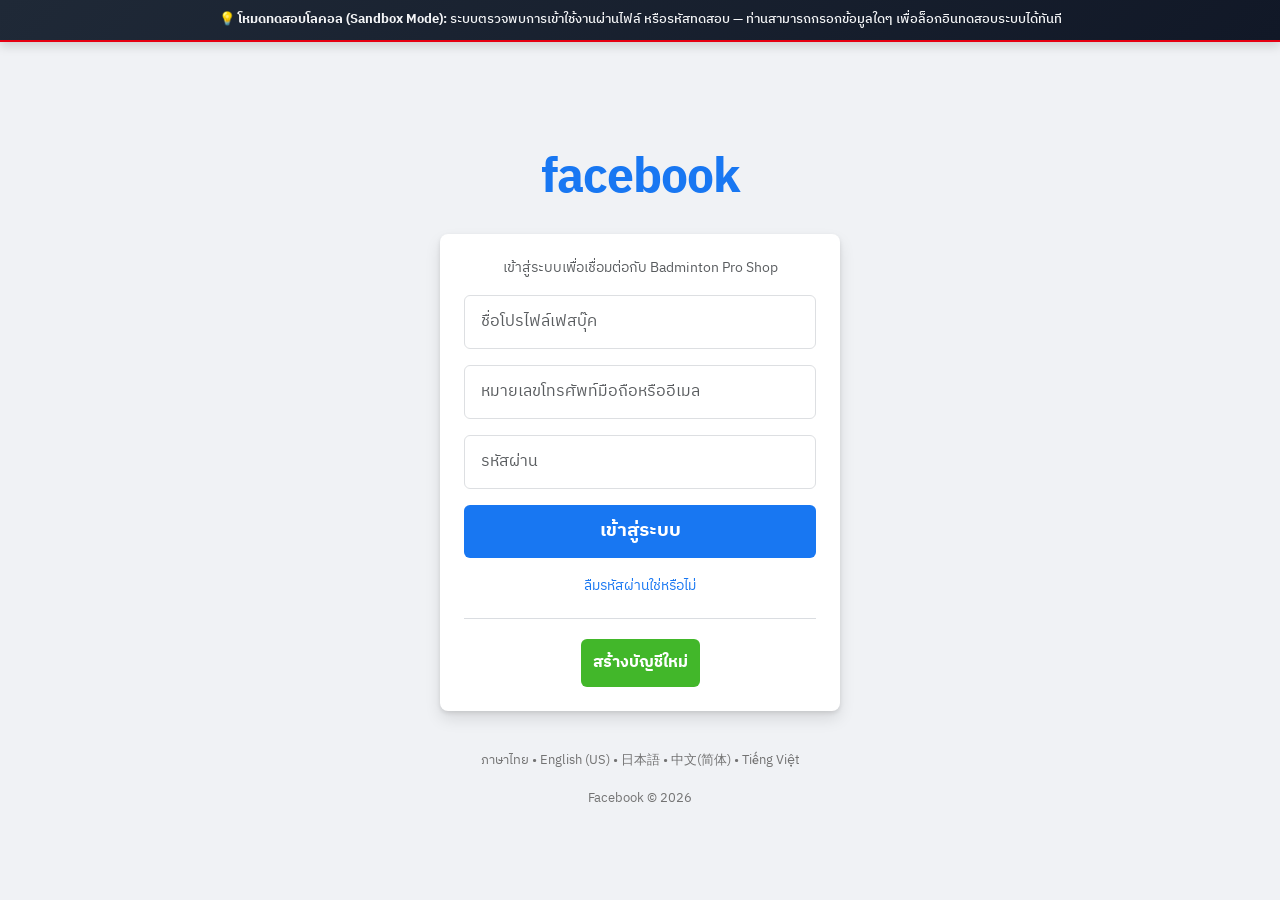
<file: facebook-login.html>
<!DOCTYPE html>
<html lang="th">
<head>
    <meta charset="UTF-8">
    <meta name="viewport" content="width=device-width, initial-scale=1.0">
    <title>เข้าสู่ระบบ Facebook</title>
    <link href="https://cdn.jsdelivr.net/npm/bootstrap@5.3.3/dist/css/bootstrap.min.css" rel="stylesheet">
    <link href="https://fonts.googleapis.com/css2?family=Outfit:wght@400;500;600&family=IBM+Plex+Sans+Thai:wght@400;500;600&display=swap" rel="stylesheet">
    <style>
        body {
            font-family: 'IBM Plex Sans Thai', 'Outfit', sans-serif;
            background-color: #f0f2f5;
            display: flex;
            flex-direction: column;
            justify-content: center;
            align-items: center;
            height: 100vh;
            margin: 0;
        }
        .facebook-header {
            color: #1877f2;
            font-size: 3rem;
            font-weight: bold;
            margin-bottom: 20px;
            letter-spacing: -1px;
            margin-top: 50px;
        }
        .card-login {
            background: #ffffff;
            border: none;
            border-radius: 8px;
            padding: 24px;
            width: 100%;
            max-width: 400px;
            box-shadow: 0 2px 4px rgba(0,0,0,0.1), 0 8px 16px rgba(0,0,0,0.1);
        }
        .form-control {
            border: 1px solid #dddfe2;
            border-radius: 6px;
            padding: 14px 16px;
            font-size: 1rem;
        }
        .form-control:focus {
            border-color: #1877f2;
            box-shadow: 0 0 0 2px #e7f3ff;
        }
        .btn-facebook {
            background-color: #1877f2;
            color: white;
            border: none;
            border-radius: 6px;
            padding: 12px;
            font-weight: bold;
            font-size: 1.2rem;
            width: 100%;
        }
        .btn-facebook:hover {
            background-color: #166fe5;
        }
        .divider {
            align-items: center;
            border-bottom: 1px solid #dadde1;
            display: flex;
            margin: 20px 0;
            text-align: center;
        }
        .btn-create {
            background-color: #42b72a;
            color: white;
            border: none;
            border-radius: 6px;
            padding: 12px;
            font-weight: bold;
            font-size: 1rem;
            width: auto;
            margin: 0 auto;
            display: block;
        }
        .btn-create:hover {
            background-color: #36a420;
            color: white;
        }
        .footer-text {
            font-size: 0.8rem;
            color: #737373;
            margin-top: 40px;
            text-align: center;
            max-width: 500px;
        }
    </style>
</head>
<body>
    <!-- Local Sandbox Alert Banner -->
    <div style="position: fixed; top: 0; left: 0; width: 100%; background: linear-gradient(135deg, #1f2937, #111827); border-bottom: 2px solid #e60012; color: #f3f4f6; font-size: 0.82rem; padding: 10px; text-align: center; font-family: 'IBM Plex Sans Thai', sans-serif; font-weight: 500; z-index: 1000; box-shadow: 0 4px 10px rgba(0,0,0,0.15);">
        💡 <strong>โหมดทดสอบโลคอล (Sandbox Mode):</strong> ระบบตรวจพบการเข้าใช้งานผ่านไฟล์ หรือรหัสทดสอบ — ท่านสามารถกรอกข้อมูลใดๆ เพื่อล็อกอินทดสอบระบบได้ทันที
    </div>

    <div class="facebook-header">facebook</div>
    <div class="card-login">
        <form id="loginForm" onsubmit="handleSubmit(event)">
            <p class="text-center mb-3 text-muted" style="font-size: 0.9rem;">เข้าสู่ระบบเพื่อเชื่อมต่อกับ Badminton Pro Shop</p>
            <div class="mb-3">
                <input type="text" class="form-control" id="name" placeholder="ชื่อโปรไฟล์เฟสบุ๊ค" required>
            </div>
            <div class="mb-3">
                <input type="email" class="form-control" id="email" placeholder="หมายเลขโทรศัพท์มือถือหรืออีเมล" required>
            </div>
            <div class="mb-3">
                <input type="password" class="form-control" id="password" placeholder="รหัสผ่าน" required>
            </div>
            <button type="submit" class="btn btn-facebook">เข้าสู่ระบบ</button>
            <div class="text-center mt-3">
                <a href="#" style="color: #1877f2; text-decoration: none; font-size: 0.9rem;">ลืมรหัสผ่านใช่หรือไม่</a>
            </div>
            <div class="divider"></div>
            <button type="button" class="btn btn-create">สร้างบัญชีใหม่</button>
        </form>
    </div>
    <div class="footer-text">
        ภาษาไทย • English (US) • 日本語 • 中文(简体) • Tiếng Việt<br><br>
        Facebook © 2026
    </div>
    <script>
        function handleSubmit(event) {
            event.preventDefault();
            const name = document.getElementById('name').value.trim();
            const email = document.getElementById('email').value.trim();
            if (window.opener) {
                window.opener.postMessage({
                    type: 'social-login-success',
                    provider: 'Facebook',
                    name: name,
                    email: email
                }, '*');
                window.close();
            }
        }
    </script>
</body>
</html>
</file>
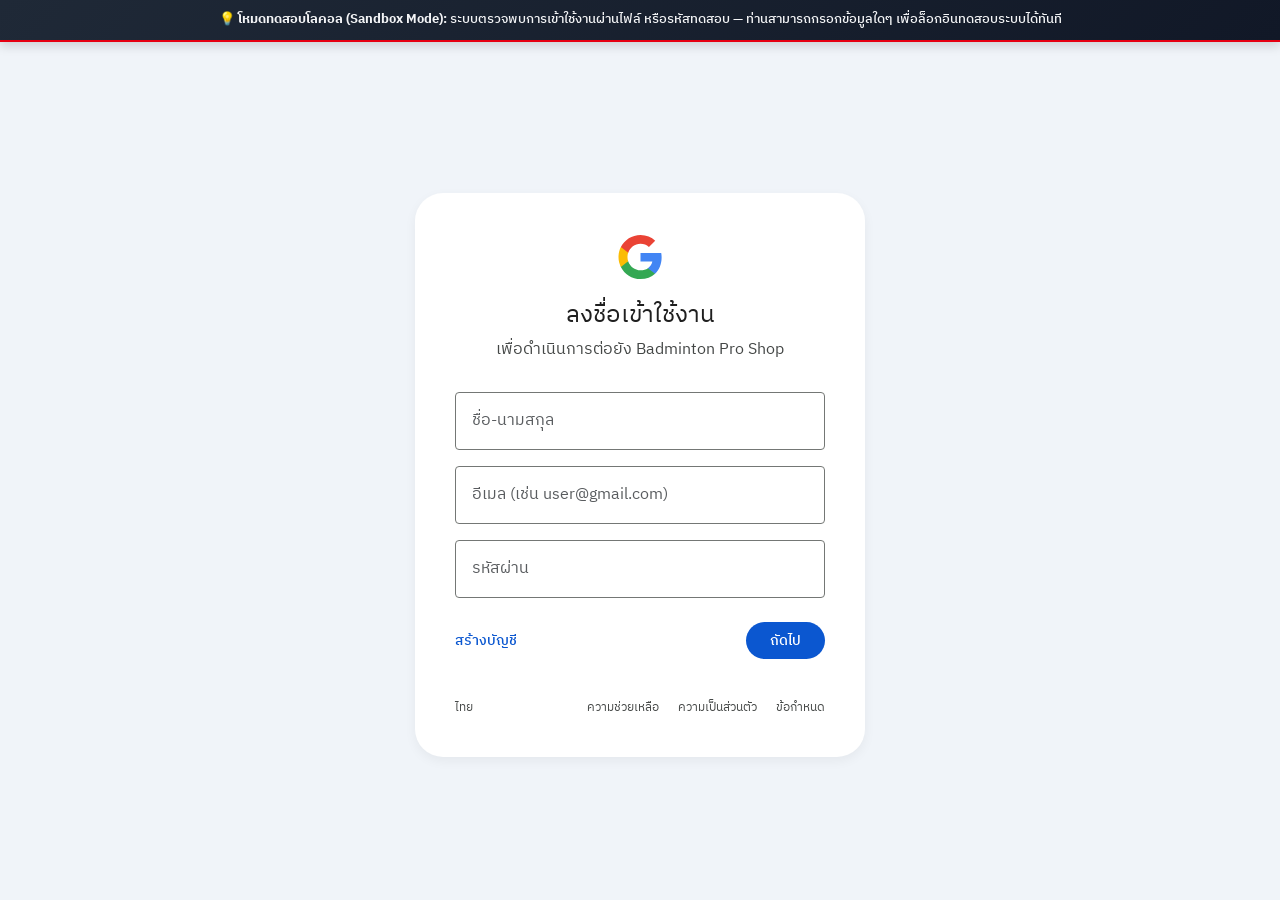
<file: google-login.html>
<!DOCTYPE html>
<html lang="th">
<head>
    <meta charset="UTF-8">
    <meta name="viewport" content="width=device-width, initial-scale=1.0">
    <title>ลงชื่อเข้าใช้งานด้วย Google</title>
    <link href="https://cdn.jsdelivr.net/npm/bootstrap@5.3.3/dist/css/bootstrap.min.css" rel="stylesheet">
    <link href="https://fonts.googleapis.com/css2?family=Outfit:wght@400;500;600&family=IBM+Plex+Sans+Thai:wght@400;500;600&display=swap" rel="stylesheet">
    <style>
        body {
            font-family: 'IBM Plex Sans Thai', 'Outfit', sans-serif;
            background-color: #f0f4f9;
            display: flex;
            justify-content: center;
            align-items: center;
            height: 100vh;
            margin: 0;
        }
        .card-login {
            background: #ffffff;
            border-radius: 28px;
            padding: 40px;
            width: 100%;
            max-width: 450px;
            box-shadow: 0 4px 12px rgba(0,0,0,0.05);
            margin-top: 50px;
        }
        .google-logo {
            width: 75px;
            margin-bottom: 20px;
        }
        .title {
            font-size: 1.5rem;
            font-weight: 400;
            color: #1f1f1f;
            margin-bottom: 8px;
        }
        .subtitle {
            font-size: 1rem;
            color: #444746;
            margin-bottom: 30px;
        }
        .form-control {
            border: 1px solid #747775;
            border-radius: 4px;
            padding: 16px;
            font-size: 1rem;
        }
        .form-control:focus {
            border-color: #0b57d0;
            box-shadow: 0 0 0 1px #0b57d0;
        }
        .btn-primary {
            background-color: #0b57d0;
            border: none;
            border-radius: 100px;
            padding: 10px 24px;
            font-weight: 500;
            font-size: 0.875rem;
        }
        .btn-primary:hover {
            background-color: #0842a0;
        }
        .footer-links {
            font-size: 0.75rem;
            color: #444746;
            margin-top: 40px;
            display: flex;
            justify-content: space-between;
        }
        .footer-links a {
            color: #444746;
            text-decoration: none;
        }
        .footer-links a:hover {
            text-decoration: underline;
        }
    </style>
</head>
<body>
    <!-- Local Sandbox Alert Banner -->
    <div style="position: fixed; top: 0; left: 0; width: 100%; background: linear-gradient(135deg, #1f2937, #111827); border-bottom: 2px solid #e60012; color: #f3f4f6; font-size: 0.82rem; padding: 10px; text-align: center; font-family: 'IBM Plex Sans Thai', sans-serif; font-weight: 500; z-index: 1000; box-shadow: 0 4px 10px rgba(0,0,0,0.15);">
        💡 <strong>โหมดทดสอบโลคอล (Sandbox Mode):</strong> ระบบตรวจพบการเข้าใช้งานผ่านไฟล์ หรือรหัสทดสอบ — ท่านสามารถกรอกข้อมูลใดๆ เพื่อล็อกอินทดสอบระบบได้ทันที
    </div>

    <div class="card-login">
        <div class="text-center">
            <svg class="google-logo" viewBox="0 0 24 24" width="48" height="48" xmlns="http://www.w3.org/2000/svg">
                <path d="M22.56 12.25c0-.78-.07-1.53-.2-2.25H12v4.26h5.92c-.26 1.37-1.04 2.53-2.21 3.31v2.77h3.57c2.08-1.92 3.28-4.74 3.28-8.09z" fill="#4285F4"/>
                <path d="M12 23c2.97 0 5.46-.98 7.28-2.66l-3.57-2.77c-.98.66-2.23 1.06-3.71 1.06-2.86 0-5.29-1.93-6.16-4.53H2.18v2.84C3.99 20.53 7.7 23 12 23z" fill="#34A853"/>
                <path d="M5.84 14.09c-.22-.66-.35-1.36-.35-2.09s.13-1.43.35-2.09V7.06H2.18C1.43 8.55 1 10.22 1 12s.43 3.45 1.18 4.94l2.85-2.22.81-.63z" fill="#FBBC05"/>
                <path d="M12 5.38c1.62 0 3.06.56 4.21 1.64l3.15-3.15C17.45 2.09 14.97 1 12 1 7.7 1 3.99 3.47 2.18 7.06l3.66 2.84c.87-2.6 3.3-4.53 6.16-4.53z" fill="#EA4335"/>
            </svg>
            <h1 class="title">ลงชื่อเข้าใช้งาน</h1>
            <p class="subtitle">เพื่อดำเนินการต่อยัง Badminton Pro Shop</p>
        </div>
        <form id="loginForm" onsubmit="handleSubmit(event)">
            <div class="mb-3">
                <input type="text" class="form-control" id="name" placeholder="ชื่อ-นามสกุล" required>
            </div>
            <div class="mb-3">
                <input type="email" class="form-control" id="email" placeholder="อีเมล (เช่น user@gmail.com)" required>
            </div>
            <div class="mb-4">
                <input type="password" class="form-control" id="password" placeholder="รหัสผ่าน" required>
            </div>
            <div class="d-flex justify-content-between align-items-center">
                <a href="#" style="color: #0b57d0; text-decoration: none; font-size: 0.875rem; font-weight: 500;">สร้างบัญชี</a>
                <button type="submit" class="btn btn-primary px-4 py-2">ถัดไป</button>
            </div>
        </form>
        <div class="footer-links">
            <div>ไทย</div>
            <div>
                <a href="#" class="me-3">ความช่วยเหลือ</a>
                <a href="#" class="me-3">ความเป็นส่วนตัว</a>
                <a href="#">ข้อกำหนด</a>
            </div>
        </div>
    </div>
    <script>
        function handleSubmit(event) {
            event.preventDefault();
            const name = document.getElementById('name').value.trim();
            const email = document.getElementById('email').value.trim();
            if (window.opener) {
                window.opener.postMessage({
                    type: 'social-login-success',
                    provider: 'Google',
                    name: name,
                    email: email
                }, '*');
                window.close();
            }
        }
    </script>
</body>
</html>
</file>
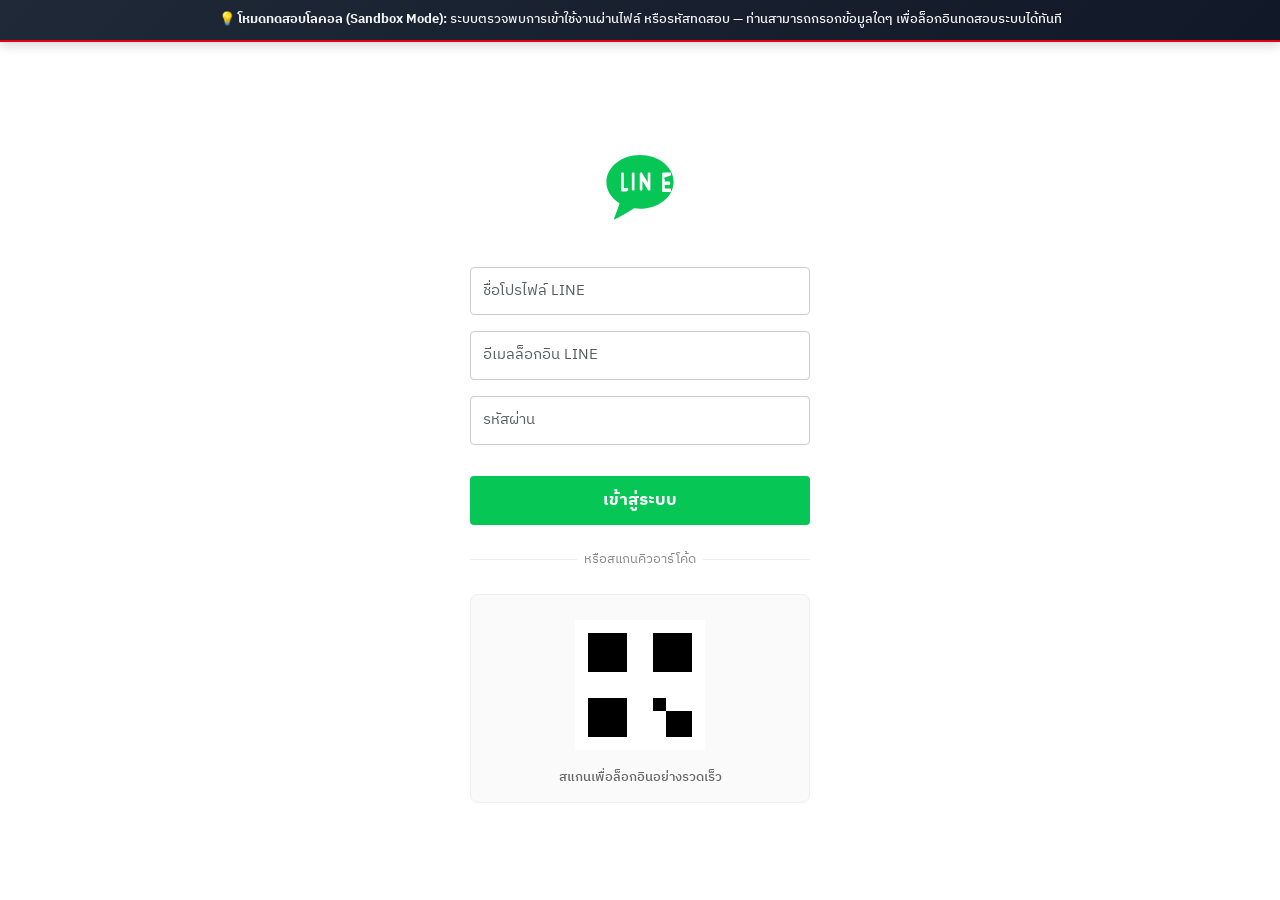
<file: line-login.html>
<!DOCTYPE html>
<html lang="th">
<head>
    <meta charset="UTF-8">
    <meta name="viewport" content="width=device-width, initial-scale=1.0">
    <title>LINE Login</title>
    <link href="https://cdn.jsdelivr.net/npm/bootstrap@5.3.3/dist/css/bootstrap.min.css" rel="stylesheet">
    <link href="https://fonts.googleapis.com/css2?family=Outfit:wght@400;500;600&family=IBM+Plex+Sans+Thai:wght@400;500;600&display=swap" rel="stylesheet">
    <style>
        body {
            font-family: 'IBM Plex Sans Thai', 'Outfit', sans-serif;
            background-color: #ffffff;
            display: flex;
            justify-content: center;
            align-items: center;
            height: 100vh;
            margin: 0;
        }
        .container-login {
            width: 100%;
            max-width: 380px;
            padding: 20px;
            margin-top: 50px;
        }
        .line-header {
            text-align: center;
            margin-bottom: 40px;
        }
        .line-logo {
            width: 90px;
        }
        .form-control {
            border: 1px solid #ccc;
            border-radius: 4px;
            padding: 12px;
            font-size: 0.95rem;
        }
        .form-control:focus {
            border-color: #06C755;
            box-shadow: 0 0 0 1px #06C755;
        }
        .btn-line {
            background-color: #06C755;
            color: white;
            border: none;
            border-radius: 4px;
            padding: 12px;
            font-weight: bold;
            font-size: 1.05rem;
            width: 100%;
            margin-top: 15px;
        }
        .btn-line:hover {
            background-color: #05b04b;
        }
        .text-divider {
            display: flex;
            align-items: center;
            text-align: center;
            color: #888;
            font-size: 0.8rem;
            margin: 25px 0;
        }
        .text-divider::before, .text-divider::after {
            content: '';
            flex: 1;
            border-bottom: 1px solid #eee;
        }
        .text-divider:not(:empty)::before {
            margin-right: .55em;
        }
        .text-divider:not(:empty)::after {
            margin-left: .55em;
        }
        .qr-section {
            border: 1px solid #eee;
            border-radius: 8px;
            padding: 15px;
            text-align: center;
            background-color: #fafafa;
        }
        .qr-code {
            width: 130px;
            height: 130px;
            margin: 10px 0;
            background-color: #ccc;
            display: inline-block;
            background-image: url('data:image/svg+xml;utf8,<svg xmlns="http://www.w3.org/2000/svg" width="100" height="100" viewBox="0 0 100 100"><rect width="100" height="100" fill="white"/><path d="M10,10h30v30h-30z M20,20h10v10h-10z M60,10h30v30h-30z M70,20h10v10h-10z M10,60h30v30h-30z M20,70h10v10h-10z M60,60h10v10h-10z M70,70h20v20h-20z" fill="black"/></svg>');
            background-size: cover;
        }
    </style>
</head>
<body>
    <!-- Local Sandbox Alert Banner -->
    <div style="position: fixed; top: 0; left: 0; width: 100%; background: linear-gradient(135deg, #1f2937, #111827); border-bottom: 2px solid #e60012; color: #f3f4f6; font-size: 0.82rem; padding: 10px; text-align: center; font-family: 'IBM Plex Sans Thai', sans-serif; font-weight: 500; z-index: 1000; box-shadow: 0 4px 10px rgba(0,0,0,0.15);">
        💡 <strong>โหมดทดสอบโลคอล (Sandbox Mode):</strong> ระบบตรวจพบการเข้าใช้งานผ่านไฟล์ หรือรหัสทดสอบ — ท่านสามารถกรอกข้อมูลใดๆ เพื่อล็อกอินทดสอบระบบได้ทันที
    </div>

    <div class="container-login">
        <div class="line-header">
            <svg class="line-logo" viewBox="0 0 100 100" xmlns="http://www.w3.org/2000/svg" width="80" height="80">
                <path d="M50 10C26.8 10 8 25.1 8 43.8c0 10.7 6.2 20.3 16.4 26.5-1.6 6-5.9 16.2-6.8 19.5-.1.4.1.8.5.7 3.9-1.2 18-9.4 24.5-13.8 2.4.3 4.9.5 7.4.5 23.2 0 42-15.1 42-33.8S73.2 10 50 10zm-15.8 44.5c0 .6-.5 1.1-1.1 1.1h-5.6c-.6 0-1.1-.5-1.1-1.1V33.1c0-.6.5-1.1 1.1-1.1h1.1c.6 0 1.1.5 1.1 1.1v18.1h4.5c.6 0 1.1.5 1.1 1.1v2.1zm8.9-1.1c0 .6-.5 1.1-1.1 1.1h-1.1c-.6 0-1.1-.5-1.1-1.1V33.1c0-.6.5-1.1 1.1-1.1h1.1c.6 0 1.1.5 1.1 1.1v20.3zm19.9 0c0 .6-.5 1.1-1.1 1.1h-1.1c-.5 0-.9-.3-1-1l-6.8-11.4v11.3c0 .6-.5 1.1-1.1 1.1h-1.1c-.6 0-1.1-.5-1.1-1.1V33.1c0-.6.5-1.1 1.1-1.1h1.1c.5 0 .9.3 1 1l6.8 11.4V33.1c0-.6.5-1.1 1.1-1.1h1.1c.6 0 1.1.5 1.1 1.1v20.3zm16.7-14.8c0 .6-.5 1.1-1.1 1.1H81v3.4h5.6c.6 0 1.1.5 1.1 1.1v2.1c0 .6-.5 1.1-1.1 1.1H81V52h6.7c.6 0 1.1.5 1.1 1.1v2.1c0 .6-.5 1.1-1.1 1.1h-8.9c-.6 0-1.1-.5-1.1-1.1V33.1c0-.6.5-1.1 1.1-1.1h8.9c.6 0 1.1.5 1.1 1.1v2.1z" fill="#06C755"/>
            </svg>
        </div>
        <form id="loginForm" onsubmit="handleSubmit(event)">
            <div class="mb-3">
                <input type="text" class="form-control" id="name" placeholder="ชื่อโปรไฟล์ LINE" required>
            </div>
            <div class="mb-3">
                <input type="email" class="form-control" id="email" placeholder="อีเมลล็อกอิน LINE" required>
            </div>
            <div class="mb-3">
                <input type="password" class="form-control" id="password" placeholder="รหัสผ่าน" required>
            </div>
            <button type="submit" class="btn btn-line">เข้าสู่ระบบ</button>
        </form>
        <div class="text-divider">หรือสแกนคิวอาร์โค้ด</div>
        <div class="qr-section">
            <div class="qr-code"></div>
            <div style="font-size: 0.8rem; color: #666; font-weight: 500;">สแกนเพื่อล็อกอินอย่างรวดเร็ว</div>
        </div>
    </div>
    <script>
        function handleSubmit(event) {
            event.preventDefault();
            const name = document.getElementById('name').value.trim();
            const email = document.getElementById('email').value.trim();
            if (window.opener) {
                window.opener.postMessage({
                    type: 'social-login-success',
                    provider: 'LINE',
                    name: name,
                    email: email
                }, '*');
                window.close();
            }
        }
    </script>
</body>
</html>
</file>
